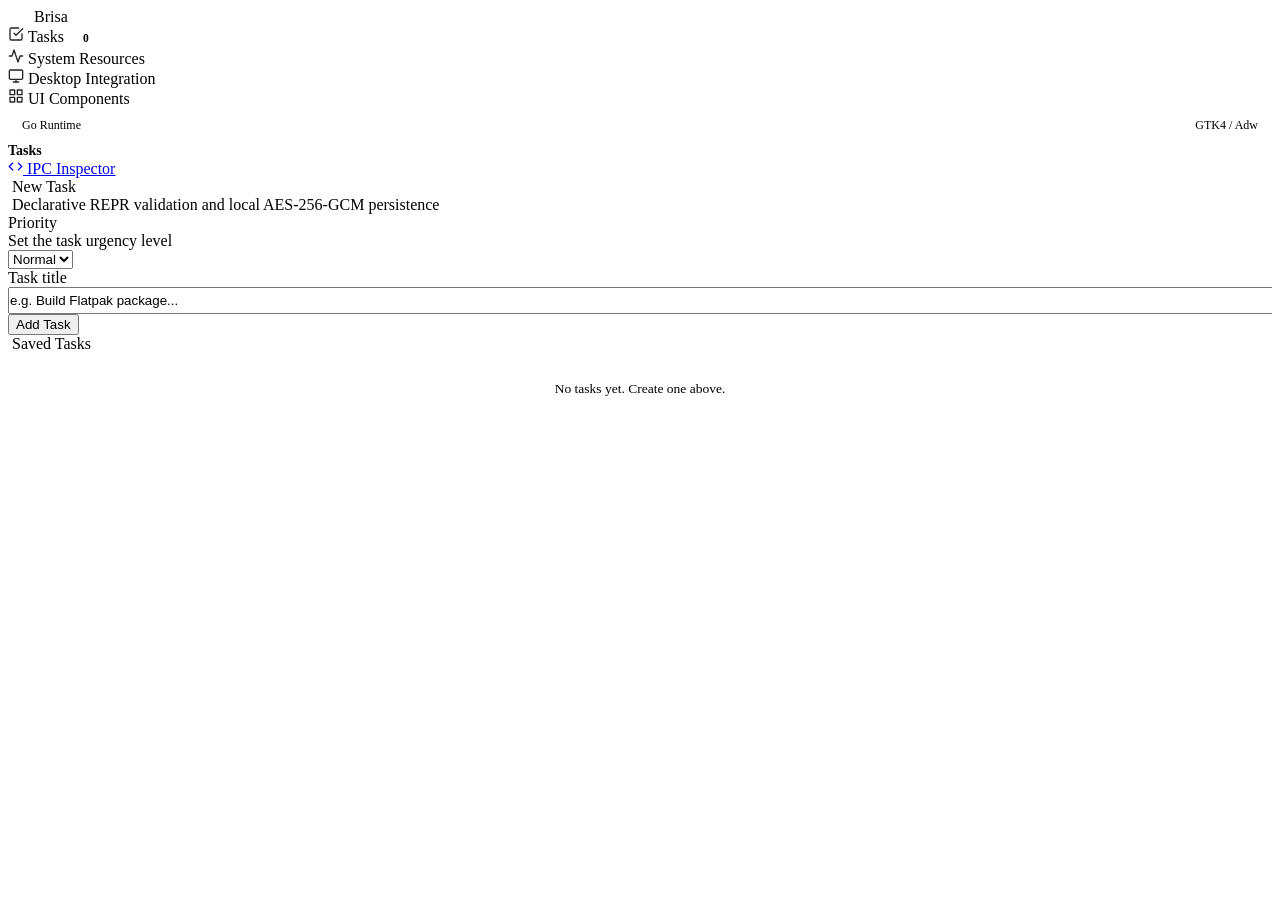
<file: examples/ui/index.html>
<!DOCTYPE html>
<html lang="en" translate="no">
<head>
  <meta charset="UTF-8" />
  <meta name="google" content="notranslate" />
  <meta name="viewport" content="width=device-width, initial-scale=1.0" />
  <title>Brisa Studio</title>
  <style>
    * {
      user-select: none;
      -webkit-user-select: none;
    }

    html, body {
      height: 100%;
      overflow: hidden;
    }

    .adw-sidebar-brand {
      display: flex;
      align-items: center;
      gap: 8px;
    }

    .adw-nav-row svg {
      width: 16px;
      height: 16px;
      opacity: 0.85;
      flex-shrink: 0;
    }

    .adw-nav-badge {
      margin-left: auto;
      background-color: var(--button-bg);
      color: var(--dim-label-color);
      font-size: 11.5px;
      font-weight: 700;
      height: 20px;
      min-width: 22px;
      padding: 0 7px;
      display: inline-flex;
      align-items: center;
      justify-content: center;
      border-radius: 999px;
    }

    .adw-sidebar-footer {
      padding: 10px 14px;
      border-top: 1px solid var(--row-divider-color);
      display: flex;
      align-items: center;
      justify-content: space-between;
      font-size: 12px;
      color: var(--dim-label-color);
    }

    .adw-toolbar-title {
      font-size: 14px;
      font-weight: 700;
    }

    .adw-toolbar-actions {
      display: flex;
      align-items: center;
      gap: 6px;
    }

    .adw-group-header {
      display: flex;
      align-items: baseline;
      justify-content: space-between;
      padding: 0 4px;
    }

    .adw-row-prefix {
      display: flex;
      align-items: center;
      justify-content: center;
      width: 34px;
      height: 34px;
      border-radius: 9px;
      background-color: var(--button-bg);
      color: var(--window-fg-color);
      flex-shrink: 0;
    }

    .adw-entry-input {
      width: 100%;
      padding: 4px 0;
      user-select: text;
      -webkit-user-select: text;
    }

    .adw-entry-input::placeholder {
      color: var(--dim-label-color);
    }

    /* GTK4 Status Badge / Pill (26px height inside rows) */
    .gtk-pill {
      display: inline-flex;
      align-items: center;
      justify-content: center;
      height: 26px;
      padding: 0 10px;
      border-radius: 999px;
      font-size: 12px;
      font-weight: 700;
      line-height: 1;
      background-color: var(--button-bg);
      color: var(--window-fg-color);
    }

    .gtk-pill.high {
      background-color: var(--destructive-bg-color);
      color: var(--destructive-color);
    }

    .gtk-pill.medium {
      background-color: var(--info-bg-color, rgba(53, 132, 228, 0.18));
      color: var(--info-color, #1c71d8);
    }

    .gtk-pill.low {
      background-color: var(--success-bg-color, rgba(87, 227, 137, 0.15));
      color: var(--success-color);
    }

    .adw-empty-row {
      padding: 28px 16px;
      text-align: center;
      color: var(--dim-label-color);
      font-size: 13.5px;
    }

    .adw-toast-overlay {
      position: fixed;
      bottom: 22px;
      left: 50%;
      transform: translateX(-50%) translateY(20px);
      background-color: var(--toast-bg);
      color: #ffffff;
      height: 36px;
      padding: 0 18px;
      display: inline-flex;
      align-items: center;
      border-radius: 999px;
      font-size: 13.5px;
      font-weight: 600;
      box-shadow: 0 4px 16px rgba(0, 0, 0, 0.42), 0 0 0 1px rgba(255, 255, 255, 0.08);
      opacity: 0;
      pointer-events: none;
      transition: opacity 150ms ease, transform 150ms ease;
      z-index: 100;
    }

    .adw-toast-overlay.visible {
      opacity: 1;
      transform: translateX(-50%) translateY(0);
    }

    .hidden {
      display: none !important;
    }
  </style>
</head>
<body>
  <div class="adw-split-view">
    <!-- Left Sidebar (AdwNavigationSplitView Sidebar) -->
    <aside class="adw-sidebar">
      <div class="adw-sidebar-header">
        <div class="adw-sidebar-brand">
          <svg width="18" height="18" viewBox="0 0 24 24" fill="none" stroke="var(--accent-color)" stroke-width="2.2" stroke-linecap="round" stroke-linejoin="round">
            <path d="M9.59 4.59A2 2 0 1 1 11 8H2m10.59 11.41A2 2 0 1 0 14 16H2m15.73-8.27A2.5 2.5 0 1 1 19.5 12H2"/>
          </svg>
          <span>Brisa</span>
        </div>
      </div>

      <nav class="adw-nav-list">
        <div class="adw-nav-row active" id="nav-tasks" onclick="switchPage('tasks')">
          <svg viewBox="0 0 24 24" fill="none" stroke="currentColor" stroke-width="2" stroke-linecap="round" stroke-linejoin="round">
            <path d="M9 11l3 3L22 4"/><path d="M21 12v7a2 2 0 0 1-2 2H5a2 2 0 0 1-2-2V5a2 2 0 0 1 2-2h11"/>
          </svg>
          <span>Tasks</span>
          <span class="adw-nav-badge" id="tasks-count">0</span>
        </div>

        <div class="adw-nav-row" id="nav-telemetry" onclick="switchPage('telemetry')">
          <svg viewBox="0 0 24 24" fill="none" stroke="currentColor" stroke-width="2" stroke-linecap="round" stroke-linejoin="round">
            <polyline points="22 12 18 12 15 21 9 3 6 12 2 12"/>
          </svg>
          <span>System Resources</span>
        </div>

        <div class="adw-nav-row" id="nav-desktop" onclick="switchPage('desktop')">
          <svg viewBox="0 0 24 24" fill="none" stroke="currentColor" stroke-width="2" stroke-linecap="round" stroke-linejoin="round">
            <rect x="2" y="3" width="20" height="14" rx="2"/><line x1="8" y1="21" x2="16" y2="21"/><line x1="12" y1="17" x2="12" y2="21"/>
          </svg>
          <span>Desktop Integration</span>
        </div>

        <div class="adw-nav-row" id="nav-components" onclick="switchPage('components')">
          <svg viewBox="0 0 24 24" fill="none" stroke="currentColor" stroke-width="2" stroke-linecap="round" stroke-linejoin="round">
            <rect x="3" y="3" width="7" height="7"/><rect x="14" y="3" width="7" height="7"/><rect x="14" y="14" width="7" height="7"/><rect x="3" y="14" width="7" height="7"/>
          </svg>
          <span>UI Components</span>
        </div>
      </nav>

      <div class="adw-sidebar-footer">
        <span id="os-pill">Go Runtime</span>
        <span id="theme-pill">GTK4 / Adw</span>
      </div>
    </aside>

    <!-- Right Content Pane -->
    <section class="adw-content-view">
      <header class="adw-toolbar">
        <div class="adw-toolbar-title" id="page-title">Tasks</div>
        <div class="adw-toolbar-actions">
          <a href="/brisa/inspector" target="_blank" class="gtk-btn flat">
            <svg width="15" height="15" viewBox="0 0 24 24" fill="none" stroke="currentColor" stroke-width="2">
              <polyline points="16 18 22 12 16 6"/><polyline points="8 6 2 12 8 18"/>
            </svg>
            <span>IPC Inspector</span>
          </a>
        </div>
      </header>

      <main class="adw-page">
        <!-- PAGE 1: TASKS (REPR + Encrypted Store) -->
        <div class="adw-clamp" id="page-tasks">
          <div class="adw-group">
            <div class="adw-group-header">
              <div>
                <div class="adw-group-title">New Task</div>
                <div class="adw-group-desc">Declarative REPR validation and local AES-256-GCM persistence</div>
              </div>
            </div>

            <div class="boxed-list">
              <!-- AdwComboRow -->
              <div class="adw-row">
                <div class="adw-row-text">
                  <div class="adw-row-title">Priority</div>
                  <div class="adw-row-subtitle">Set the task urgency level</div>
                </div>
                <div class="adw-row-suffix">
                  <select id="task-priority" class="gtk-dropdown">
                    <option value="low">Low</option>
                    <option value="medium" selected>Normal</option>
                    <option value="high">High</option>
                  </select>
                </div>
              </div>

              <!-- AdwEntryRow with inline suffix button -->
              <div class="adw-row">
                <div class="adw-row-text">
                  <div class="adw-row-subtitle">Task title</div>
                  <input id="task-title" class="adw-entry-input" placeholder="e.g. Build Flatpak package..." onkeydown="if(event.key==='Enter') createTask()" />
                </div>
                <div class="adw-row-suffix">
                  <button class="gtk-btn suggested-action" onclick="createTask()">Add Task</button>
                </div>
              </div>
            </div>
          </div>

          <div class="adw-group">
            <div class="adw-group-header">
              <div class="adw-group-title">Saved Tasks</div>
            </div>
            <div class="boxed-list" id="task-list">
              <div class="adw-empty-row">No tasks yet. Create one above.</div>
            </div>
          </div>
        </div>

        <!-- PAGE 2: TELEMETRY (Live SSE Stream) -->
        <div class="adw-clamp hidden" id="page-telemetry">
          <div class="adw-group">
            <div class="adw-group-header">
              <div>
                <div class="adw-group-title">Go Runtime Monitor (Live SSE Stream)</div>
                <div class="adw-group-desc">Real-time metrics streamed continuously from the Go backend without polling</div>
              </div>
            </div>

            <div class="boxed-list">
              <div class="adw-row">
                <div class="adw-row-prefix">
                  <svg width="16" height="16" viewBox="0 0 24 24" fill="none" stroke="var(--info-color)" stroke-width="2">
                    <circle cx="12" cy="12" r="3"/><path d="M19.4 15a1.65 1.65 0 0 0 .33 1.82l.06.06a2 2 0 0 1-2.83 2.83l-.06-.06a1.65 1.65 0 0 0-1.82-.33 1.65 1.65 0 0 0-1 1.51V21a2 2 0 0 1-4 0v-.09A1.65 1.65 0 0 0 9 19.4a1.65 1.65 0 0 0-1.82.33l-.06.06a2 2 0 0 1-2.83-2.83l.06-.06a1.65 1.65 0 0 0 .33-1.82 1.65 1.65 0 0 0-1.51-1H3a2 2 0 0 1 0-4h.09A1.65 1.65 0 0 0 4.6 9"/>
                  </svg>
                </div>
                <div class="adw-row-text">
                  <div class="adw-row-title">Active Goroutines</div>
                  <div class="adw-row-subtitle">Lightweight concurrency managed by the Go runtime</div>
                </div>
                <div class="adw-row-suffix">
                  <span class="gtk-pill medium" id="m-goroutines">-</span>
                </div>
              </div>

              <div class="adw-row">
                <div class="adw-row-prefix">
                  <svg width="16" height="16" viewBox="0 0 24 24" fill="none" stroke="var(--success-color)" stroke-width="2">
                    <rect x="4" y="4" width="16" height="16" rx="2"/><rect x="9" y="9" width="6" height="6"/>
                  </svg>
                </div>
                <div class="adw-row-text">
                  <div class="adw-row-title">Allocated Heap Memory</div>
                  <div class="adw-row-subtitle">Current RAM footprint of the Go backend</div>
                </div>
                <div class="adw-row-suffix">
                  <span class="gtk-pill low" id="m-heap">-</span>
                </div>
              </div>

              <div class="adw-row">
                <div class="adw-row-prefix">
                  <svg width="16" height="16" viewBox="0 0 24 24" fill="none" stroke="var(--warning-color)" stroke-width="2">
                    <circle cx="12" cy="12" r="10"/><polyline points="12 6 12 12 16 14"/>
                  </svg>
                </div>
                <div class="adw-row-text">
                  <div class="adw-row-title">Session Uptime</div>
                  <div class="adw-row-subtitle">Elapsed time since application launch</div>
                </div>
                <div class="adw-row-suffix">
                  <span class="gtk-pill" id="m-uptime">-</span>
                </div>
              </div>
            </div>
          </div>
        </div>

        <!-- PAGE 3: DESKTOP / NATIVE CONTROLS -->
        <div class="adw-clamp hidden" id="page-desktop">
          <div class="adw-group">
            <div class="adw-group-header">
              <div>
                <div class="adw-group-title">Window & OS Integration</div>
                <div class="adw-group-desc">Native actions executed via the pure-Go CDP bridge and OS utilities</div>
              </div>
            </div>

            <div class="boxed-list">
              <div class="adw-row activatable">
                <div class="adw-row-text">
                  <div class="adw-row-title">Window HeaderBar Title</div>
                  <div class="adw-row-subtitle">Dynamically updates the native desktop window title</div>
                </div>
                <div class="adw-row-suffix">
                  <button class="gtk-btn" onclick="updateWindowTitle()">Update Title</button>
                </div>
              </div>

              <div class="adw-row activatable">
                <div class="adw-row-text">
                  <div class="adw-row-title">Window Dimensions</div>
                  <div class="adw-row-subtitle">Resizes the native desktop window via Chrome DevTools Protocol</div>
                </div>
                <div class="adw-row-suffix">
                  <button class="gtk-btn" onclick="resizeApp(1040, 680)">1040 × 680</button>
                  <button class="gtk-btn" onclick="resizeApp(1240, 780)">1240 × 780</button>
                </div>
              </div>

              <div class="adw-row activatable">
                <div class="adw-row-text">
                  <div class="adw-row-title">System Clipboard</div>
                  <div class="adw-row-subtitle">Copies plain text directly to the OS clipboard</div>
                </div>
                <div class="adw-row-suffix">
                  <button class="gtk-btn" onclick="copySample()">Copy Text</button>
                </div>
              </div>

              <div class="adw-row activatable">
                <div class="adw-row-text">
                  <div class="adw-row-title">Native Desktop Notification</div>
                  <div class="adw-row-subtitle">Triggers a system notification in the desktop shell</div>
                </div>
                <div class="adw-row-suffix">
                  <button class="gtk-btn suggested-action" onclick="sendNativeNotification()">Send Notification</button>
                </div>
              </div>
            </div>
          </div>
        </div>

        <!-- PAGE 4: UI COMPONENTS SHOWCASE -->
        <div class="adw-clamp hidden" id="page-components">
          <!-- Switches / Toggles -->
          <div class="adw-group">
            <div class="adw-group-header">
              <div>
                <div class="adw-group-title">Switches & Toggles</div>
                <div class="adw-group-desc">Native Libadwaita / macOS sliding switches for settings & preferences</div>
              </div>
            </div>

            <div class="boxed-list">
              <div class="adw-row">
                <div class="adw-row-text">
                  <div class="adw-row-title">Sound Alerts</div>
                  <div class="adw-row-subtitle">Play native audio chime on desktop notifications</div>
                </div>
                <div class="adw-row-suffix">
                  <label class="adw-switch">
                    <input type="checkbox" id="switch-sound" checked onchange="showToast('Sound Alerts: ' + (this.checked ? 'Enabled' : 'Disabled'))">
                    <span class="adw-switch-slider"></span>
                  </label>
                </div>
              </div>

              <div class="adw-row">
                <div class="adw-row-text">
                  <div class="adw-row-title">Hardware Acceleration</div>
                  <div class="adw-row-subtitle">Use GPU rasterization for WebKit rendering</div>
                </div>
                <div class="adw-row-suffix">
                  <label class="adw-switch">
                    <input type="checkbox" id="switch-gpu" checked onchange="showToast('Hardware Acceleration: ' + (this.checked ? 'On' : 'Off'))">
                    <span class="adw-switch-slider"></span>
                  </label>
                </div>
              </div>

              <div class="adw-row">
                <div class="adw-row-text">
                  <div class="adw-row-title">Disabled Switch</div>
                  <div class="adw-row-subtitle">Locked by system administrator policy</div>
                </div>
                <div class="adw-row-suffix">
                  <label class="adw-switch">
                    <input type="checkbox" disabled>
                    <span class="adw-switch-slider"></span>
                  </label>
                </div>
              </div>
            </div>
          </div>

          <!-- Checkboxes & Radios -->
          <div class="adw-group">
            <div class="adw-group-header">
              <div>
                <div class="adw-group-title">Checkboxes & Radio Buttons</div>
                <div class="adw-group-desc">Themed inputs styled with the active OS accent color</div>
              </div>
            </div>

            <div class="boxed-list">
              <div class="adw-row">
                <div class="adw-row-text">
                  <div class="adw-row-title">Checkboxes (Multiple Choice)</div>
                  <div class="adw-row-subtitle">Select multiple active preferences</div>
                </div>
                <div class="adw-row-suffix" style="gap: 16px;">
                  <label class="adw-check-label">
                    <input type="checkbox" checked onchange="showToast('Auto-save: ' + this.checked)">
                    <span>Auto-save</span>
                  </label>
                  <label class="adw-check-label">
                    <input type="checkbox" checked onchange="showToast('Check for Updates: ' + this.checked)">
                    <span>Check for Updates</span>
                  </label>
                </div>
              </div>

              <div class="adw-row">
                <div class="adw-row-text">
                  <div class="adw-row-title">Radio Buttons (Single Choice)</div>
                  <div class="adw-row-subtitle">Choose rendering quality profile</div>
                </div>
                <div class="adw-row-suffix" style="gap: 16px;">
                  <label class="adw-radio-label">
                    <input type="radio" name="quality" value="standard" checked onchange="showToast('Quality: Standard')">
                    <span>Standard</span>
                  </label>
                  <label class="adw-radio-label">
                    <input type="radio" name="quality" value="high" onchange="showToast('Quality: High')">
                    <span>High</span>
                  </label>
                  <label class="adw-radio-label">
                    <input type="radio" name="quality" value="ultra" onchange="showToast('Quality: Ultra')">
                    <span>Ultra</span>
                  </label>
                </div>
              </div>
            </div>
          </div>

          <!-- Range Sliders -->
          <div class="adw-group">
            <div class="adw-group-header">
              <div>
                <div class="adw-group-title">Sliders & Range Controls</div>
                <div class="adw-group-desc">Continuous and discrete values with themed handles</div>
              </div>
            </div>

            <div class="boxed-list">
              <div class="adw-row">
                <div class="adw-row-text">
                  <div class="adw-row-title">Volume Level</div>
                  <div class="adw-row-subtitle" id="volume-label">Current: 75%</div>
                </div>
                <div class="adw-row-suffix" style="width: 180px;">
                  <input type="range" min="0" max="100" value="75" style="--range-progress: 75%;" oninput="this.style.setProperty('--range-progress', this.value + '%'); document.getElementById('volume-label').textContent = 'Current: ' + this.value + '%'">
                </div>
              </div>
            </div>
          </div>

          <!-- Buttons & Actions -->
          <div class="adw-group">
            <div class="adw-group-header">
              <div>
                <div class="adw-group-title">Buttons & Action Variants</div>
                <div class="adw-group-desc">Standard, suggested action, destructive, pill, and circular buttons</div>
              </div>
            </div>

            <div class="boxed-list">
              <div class="adw-row">
                <div class="adw-row-text">
                  <div class="adw-row-title">Button Styles</div>
                  <div class="adw-row-subtitle">Semantic hierarchy matching desktop HIG</div>
                </div>
                <div class="adw-row-suffix" style="gap: 8px; flex-wrap: wrap;">
                  <button class="gtk-btn" onclick="showToast('Normal button clicked')">Normal</button>
                  <button class="gtk-btn suggested-action" onclick="showToast('Suggested action clicked')">Suggested</button>
                  <button class="gtk-btn destructive-action" onclick="showToast('Destructive action clicked')">Destructive</button>
                  <button class="gtk-btn pill" onclick="showToast('Pill button clicked')">Pill</button>
                </div>
              </div>
            </div>
          </div>
        </div>
      </main>
    </section>
  </div>

  <!-- GTK4 / Libadwaita AdwToast -->
  <div id="adw-toast" class="adw-toast-overlay"></div>

  <script>
    let toastTimer = null;
    function showToast(msg) {
      const el = document.getElementById("adw-toast");
      el.textContent = msg;
      el.classList.add("visible");
      clearTimeout(toastTimer);
      toastTimer = setTimeout(() => el.classList.remove("visible"), 2600);
    }

    function switchPage(page) {
      const titles = {
        tasks: "Tasks",
        telemetry: "System Resources",
        desktop: "Desktop Integration",
        components: "UI Components"
      };
      document.getElementById("page-title").textContent = titles[page] || "Brisa";
      ["tasks", "telemetry", "desktop", "components"].forEach(p => {
        document.getElementById("page-" + p).classList.toggle("hidden", p !== page);
        document.getElementById("nav-" + p).classList.toggle("active", p === page);
      });
    }

    async function loadTasks() {
      if (window.brisa && brisa.theme === "ubuntu") {
        document.getElementById("theme-pill").textContent = "GTK4 / Yaru";
      } else if (window.brisa && brisa.theme === "plasma") {
        document.getElementById("theme-pill").textContent = "KDE / Breeze";
      } else if (window.brisa && brisa.theme === "macos") {
        document.getElementById("theme-pill").textContent = "macOS / Aqua";
      } else if (window.brisa && brisa.theme === "windows") {
        document.getElementById("theme-pill").textContent = "Win11 / Fluent";
      } else if (window.brisa && brisa.theme === "coke") {
        document.getElementById("theme-pill").textContent = "Coke Red";
      }
      const info = await brisa.call.system.info();
      document.getElementById("os-pill").textContent = info.os + "/" + info.arch + " • " + info.goVersion;

      const list = await brisa.call.tasks.list();
      renderTasks(list.items || []);
    }

    const priorityLabels = { low: "Low", medium: "Normal", high: "High" };

    function renderTasks(items) {
      document.getElementById("tasks-count").textContent = items.length;
      const container = document.getElementById("task-list");
      if (!items.length) {
        container.innerHTML = '<div class="adw-empty-row">No tasks yet. Create one above.</div>';
        return;
      }
      container.innerHTML = items.map(t => `
        <div class="adw-row activatable">
          <div class="adw-row-text">
            <div class="adw-row-title">${escapeHTML(t.title)}</div>
            <div class="adw-row-subtitle">ID: ${t.id}</div>
          </div>
          <div class="adw-row-suffix">
            <span class="gtk-pill ${t.priority}">${priorityLabels[t.priority] || t.priority}</span>
            <button class="gtk-btn flat circular" title="Delete task" onclick="deleteTask('${t.id}')">
              <svg width="16" height="16" viewBox="0 0 24 24" fill="none" stroke="var(--destructive-color)" stroke-width="2" stroke-linecap="round" stroke-linejoin="round">
                <polyline points="3 6 5 6 21 6"/><path d="M19 6l-1 14a2 2 0 0 1-2 2H8a2 2 0 0 1-2-2L5 6"/><path d="M10 11v6"/><path d="M14 11v6"/><path d="M9 6V4a1 1 0 0 1 1-1h4a1 1 0 0 1 1 1v2"/>
              </svg>
            </button>
          </div>
        </div>
      `).join("");
    }

    function escapeHTML(str) {
      return String(str).replace(/[&<>"']/g, s => ({
        "&": "&amp;", "<": "&lt;", ">": "&gt;", '"': "&quot;", "'": "&#39;"
      }[s]));
    }

    async function createTask() {
      try {
        const title = document.getElementById("task-title").value;
        const priority = document.getElementById("task-priority").value;
        await brisa.call.tasks.create({ title, priority });
        document.getElementById("task-title").value = "";
        showToast("Task added");
        await loadTasks();
      } catch (err) {
        if (err.errors && err.errors.title) {
          showToast(err.errors.title.join(", "));
        } else {
          showToast(err.message);
        }
      }
    }

    async function deleteTask(id) {
      await brisa.call.tasks.remove({ id });
      showToast("Task removed");
      await loadTasks();
    }

    async function updateWindowTitle() {
      const title = "Brisa Studio — " + new Date().toLocaleTimeString();
      await brisa.window.setTitle(title);
      showToast("Window title updated");
    }

    async function resizeApp(w, h) {
      await brisa.window.setSize(w, h);
      showToast("Window resized to " + w + "×" + h);
    }

    async function copySample() {
      await brisa.clipboard.writeText("Copied from Brisa Framework");
      showToast("Copied to system clipboard");
    }

    async function sendNativeNotification() {
      await brisa.notify({
        title: "Brisa Studio",
        body: "Native desktop notification sent from Go!"
      });
      showToast("Notification sent");
    }

    brisa.on("system:telemetry", (data) => {
      document.getElementById("m-goroutines").textContent = data.goroutines;
      document.getElementById("m-heap").textContent = data.heapMB + " MB";
      document.getElementById("m-uptime").textContent = data.uptimeSec + "s";
    });

    window.addEventListener("DOMContentLoaded", loadTasks);
  </script>
</body>
</html>
</file>
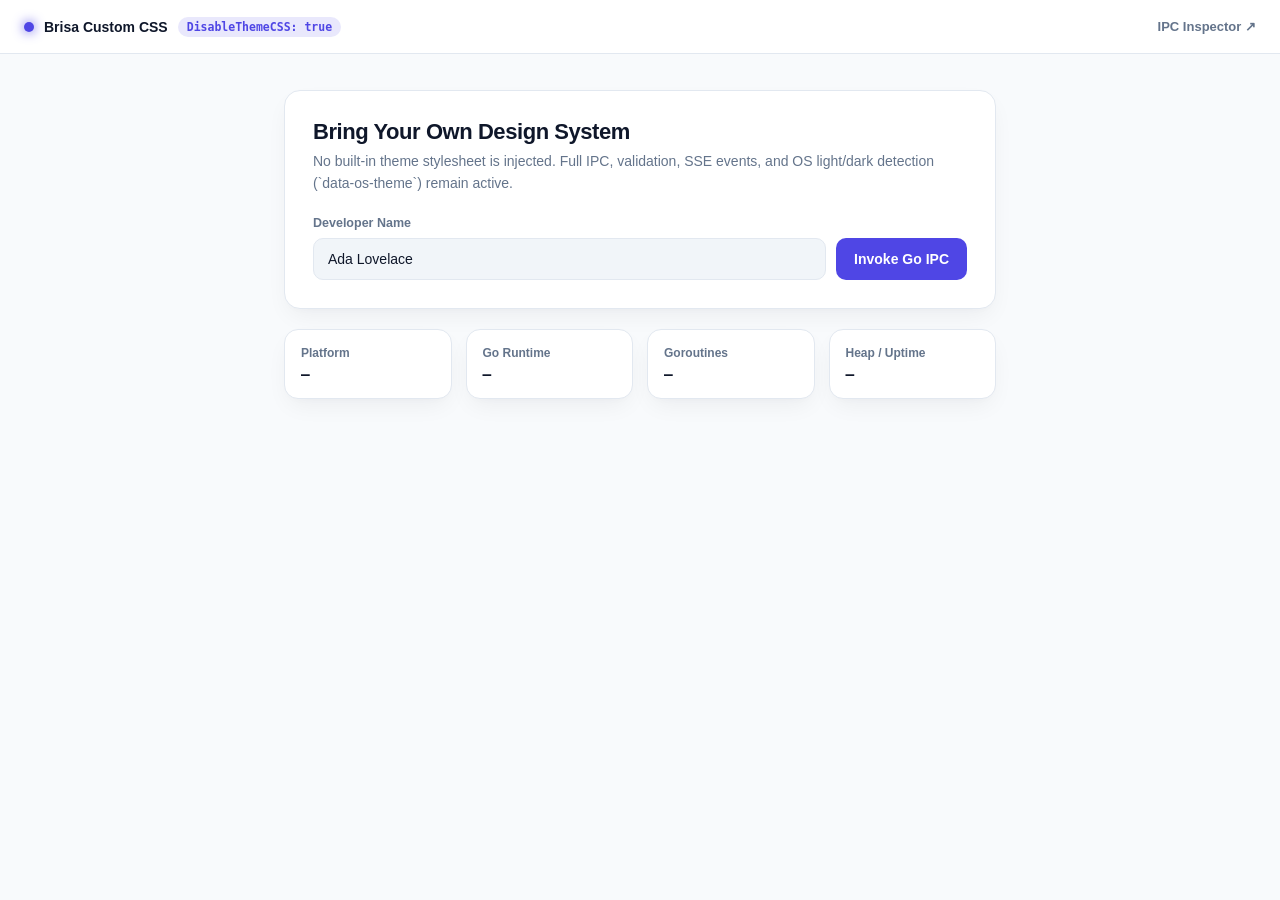
<file: examples/custom-css/ui/index.html>
<!DOCTYPE html>
<html lang="en" translate="no">
<head>
  <meta charset="UTF-8" />
  <meta name="viewport" content="width=device-width, initial-scale=1.0" />
  <title>Brisa — Custom CSS Showcase</title>
  <link rel="stylesheet" href="style.css" />
</head>
<body>
  <div class="shell">
    <header class="topbar">
      <div class="brand">
        <span class="brand-dot"></span>
        <span>Brisa Custom CSS</span>
        <span class="tag">DisableThemeCSS: true</span>
      </div>
      <a class="inspector-link" href="/brisa/inspector" target="_blank">IPC Inspector ↗</a>
    </header>

    <main class="container">
      <section class="hero-card">
        <div class="hero-header">
          <div>
            <h1>Bring Your Own Design System</h1>
            <p class="subtitle">
              No built-in theme stylesheet is injected. Full IPC, validation, SSE events, and OS light/dark detection (`data-os-theme`) remain active.
            </p>
          </div>
        </div>

        <form class="greet-form" onsubmit="handleGreet(event)">
          <div class="field">
            <label for="name-input">Developer Name</label>
            <div class="input-row">
              <input
                id="name-input"
                type="text"
                placeholder="Type your name (min 2 chars)…"
                value="Ada Lovelace"
                autocomplete="off"
              />
              <button type="submit" class="btn-primary">Invoke Go IPC</button>
            </div>
          </div>
        </form>

        <div id="feedback" class="feedback" hidden></div>
      </section>

      <section class="metrics-grid">
        <article class="metric-card">
          <span class="metric-label">Platform</span>
          <strong class="metric-value" id="stat-platform">—</strong>
        </article>
        <article class="metric-card">
          <span class="metric-label">Go Runtime</span>
          <strong class="metric-value" id="stat-go">—</strong>
        </article>
        <article class="metric-card">
          <span class="metric-label">Goroutines</span>
          <strong class="metric-value" id="stat-goroutines">—</strong>
        </article>
        <article class="metric-card">
          <span class="metric-label">Heap / Uptime</span>
          <strong class="metric-value" id="stat-heap">—</strong>
        </article>
      </section>
    </main>
  </div>

  <script>
    function renderStats(s) {
      document.getElementById("stat-platform").textContent = s.os + "/" + s.arch;
      document.getElementById("stat-go").textContent = s.goVersion;
      document.getElementById("stat-goroutines").textContent = s.goroutines;
      document.getElementById("stat-heap").textContent = s.heapMB + " · " + s.uptime;
    }

    async function handleGreet(event) {
      event.preventDefault();
      const box = document.getElementById("feedback");
      const name = document.getElementById("name-input").value;

      try {
        const res = await brisa.call.greet({ name });
        box.hidden = false;
        box.className = "feedback success";
        box.textContent = "[" + res.timestamp + "] " + res.message;
      } catch (err) {
        box.hidden = false;
        box.className = "feedback error";
        const details = err.errors ? Object.values(err.errors).flat().join(", ") : err.message;
        box.textContent = details;
      }
    }

    window.addEventListener("DOMContentLoaded", async () => {
      const initial = await brisa.call.stats();
      renderStats(initial);
      brisa.on("runtime:tick", renderStats);
    });
  </script>
</body>
</html>
</file>
<file: examples/custom-css/ui/style.css>
:root {
  color-scheme: light dark;
  --bg: #f8fafc;
  --surface: #ffffff;
  --surface-subtle: #f1f5f9;
  --border: #e2e8f0;
  --text: #0f172a;
  --text-muted: #64748b;
  --accent: #4f46e5;
  --accent-hover: #4338ca;
  --accent-soft: rgba(79, 70, 229, 0.12);
  --success-bg: rgba(16, 185, 129, 0.12);
  --success-fg: #047857;
  --error-bg: rgba(239, 68, 68, 0.12);
  --error-fg: #b91c1c;
  --shadow:
    0 10px 25px -5px rgba(15, 23, 42, 0.06),
    0 4px 10px -6px rgba(15, 23, 42, 0.04);
}

:root[data-os-theme="dark"] {
  --bg: #090d16;
  --surface: #111827;
  --surface-subtle: #1e293b;
  --border: #1f2937;
  --text: #f8fafc;
  --text-muted: #94a3b8;
  --accent: #6366f1;
  --accent-hover: #818cf8;
  --accent-soft: rgba(99, 102, 241, 0.18);
  --success-bg: rgba(16, 185, 129, 0.16);
  --success-fg: #34d399;
  --error-bg: rgba(239, 68, 68, 0.18);
  --error-fg: #f87171;
  --shadow: 0 16px 32px -8px rgba(0, 0, 0, 0.45);
}

@media (prefers-color-scheme: dark) {
  :root:not([data-os-theme="light"]) {
    --bg: #090d16;
    --surface: #111827;
    --surface-subtle: #1e293b;
    --border: #1f2937;
    --text: #f8fafc;
    --text-muted: #94a3b8;
    --accent: #6366f1;
    --accent-hover: #818cf8;
    --accent-soft: rgba(99, 102, 241, 0.18);
    --success-bg: rgba(16, 185, 129, 0.16);
    --success-fg: #34d399;
    --error-bg: rgba(239, 68, 68, 0.18);
    --error-fg: #f87171;
    --shadow: 0 16px 32px -8px rgba(0, 0, 0, 0.45);
  }
}

* {
  box-sizing: border-box;
  margin: 0;
  padding: 0;
}

body {
  min-height: 100vh;
  background: var(--bg);
  color: var(--text);
  font-family:
    "Inter",
    -apple-system,
    BlinkMacSystemFont,
    "Segoe UI",
    sans-serif;
  -webkit-font-smoothing: antialiased;
}

.shell {
  min-height: 100vh;
  display: flex;
  flex-direction: column;
}

.topbar {
  height: 54px;
  padding: 0 24px;
  border-bottom: 1px solid var(--border);
  background: var(--surface);
  display: flex;
  align-items: center;
  justify-content: space-between;
}

.brand {
  display: flex;
  align-items: center;
  gap: 10px;
  font-weight: 700;
  font-size: 14px;
}

.brand-dot {
  width: 10px;
  height: 10px;
  border-radius: 50%;
  background: var(--accent);
  box-shadow: 0 0 12px var(--accent);
}

.tag {
  font-family: ui-monospace, SFMono-Regular, Menlo, monospace;
  font-size: 11.5px;
  font-weight: 600;
  padding: 3px 9px;
  border-radius: 999px;
  background: var(--accent-soft);
  color: var(--accent);
}

.inspector-link {
  font-size: 13px;
  font-weight: 600;
  color: var(--text-muted);
  text-decoration: none;
  transition: color 140ms ease;
}

.inspector-link:hover {
  color: var(--accent);
}

.container {
  max-width: 760px;
  width: 100%;
  margin: 36px auto;
  padding: 0 24px;
  display: flex;
  flex-direction: column;
  gap: 20px;
}

.hero-card {
  background: var(--surface);
  border: 1px solid var(--border);
  border-radius: 16px;
  padding: 28px;
  box-shadow: var(--shadow);
  display: flex;
  flex-direction: column;
  gap: 22px;
}

h1 {
  font-size: 22px;
  font-weight: 700;
  letter-spacing: -0.02em;
}

.subtitle {
  margin-top: 6px;
  font-size: 14px;
  line-height: 1.55;
  color: var(--text-muted);
}

.field label {
  display: block;
  font-size: 12.5px;
  font-weight: 600;
  color: var(--text-muted);
  margin-bottom: 8px;
}

.input-row {
  display: flex;
  gap: 10px;
}

.input-row input {
  flex: 1;
  min-width: 0;
  height: 42px;
  padding: 0 14px;
  border-radius: 10px;
  border: 1px solid var(--border);
  background: var(--surface-subtle);
  color: var(--text);
  font-size: 14px;
  outline: none;
  transition:
    border-color 140ms ease,
    box-shadow 140ms ease;
}

.input-row input:focus {
  border-color: var(--accent);
  box-shadow: 0 0 0 3px var(--accent-soft);
}

.btn-primary {
  height: 42px;
  padding: 0 18px;
  border-radius: 10px;
  border: none;
  background: var(--accent);
  color: #ffffff;
  font-size: 14px;
  font-weight: 600;
  cursor: pointer;
  transition: background 140ms ease;
}

.btn-primary:hover {
  background: var(--accent-hover);
}

.feedback {
  padding: 12px 14px;
  border-radius: 10px;
  font-size: 13.5px;
  font-weight: 500;
}

.feedback.success {
  background: var(--success-bg);
  color: var(--success-fg);
}

.feedback.error {
  background: var(--error-bg);
  color: var(--error-fg);
}

.metrics-grid {
  display: grid;
  grid-template-columns: repeat(4, 1fr);
  gap: 14px;
}

.metric-card {
  background: var(--surface);
  border: 1px solid var(--border);
  border-radius: 14px;
  padding: 16px;
  box-shadow: var(--shadow);
  display: flex;
  flex-direction: column;
  gap: 6px;
}

.metric-label {
  font-size: 12px;
  font-weight: 600;
  color: var(--text-muted);
}

.metric-value {
  font-size: 14.5px;
  font-weight: 700;
  font-family: ui-monospace, SFMono-Regular, Menlo, monospace;
}
</file>
